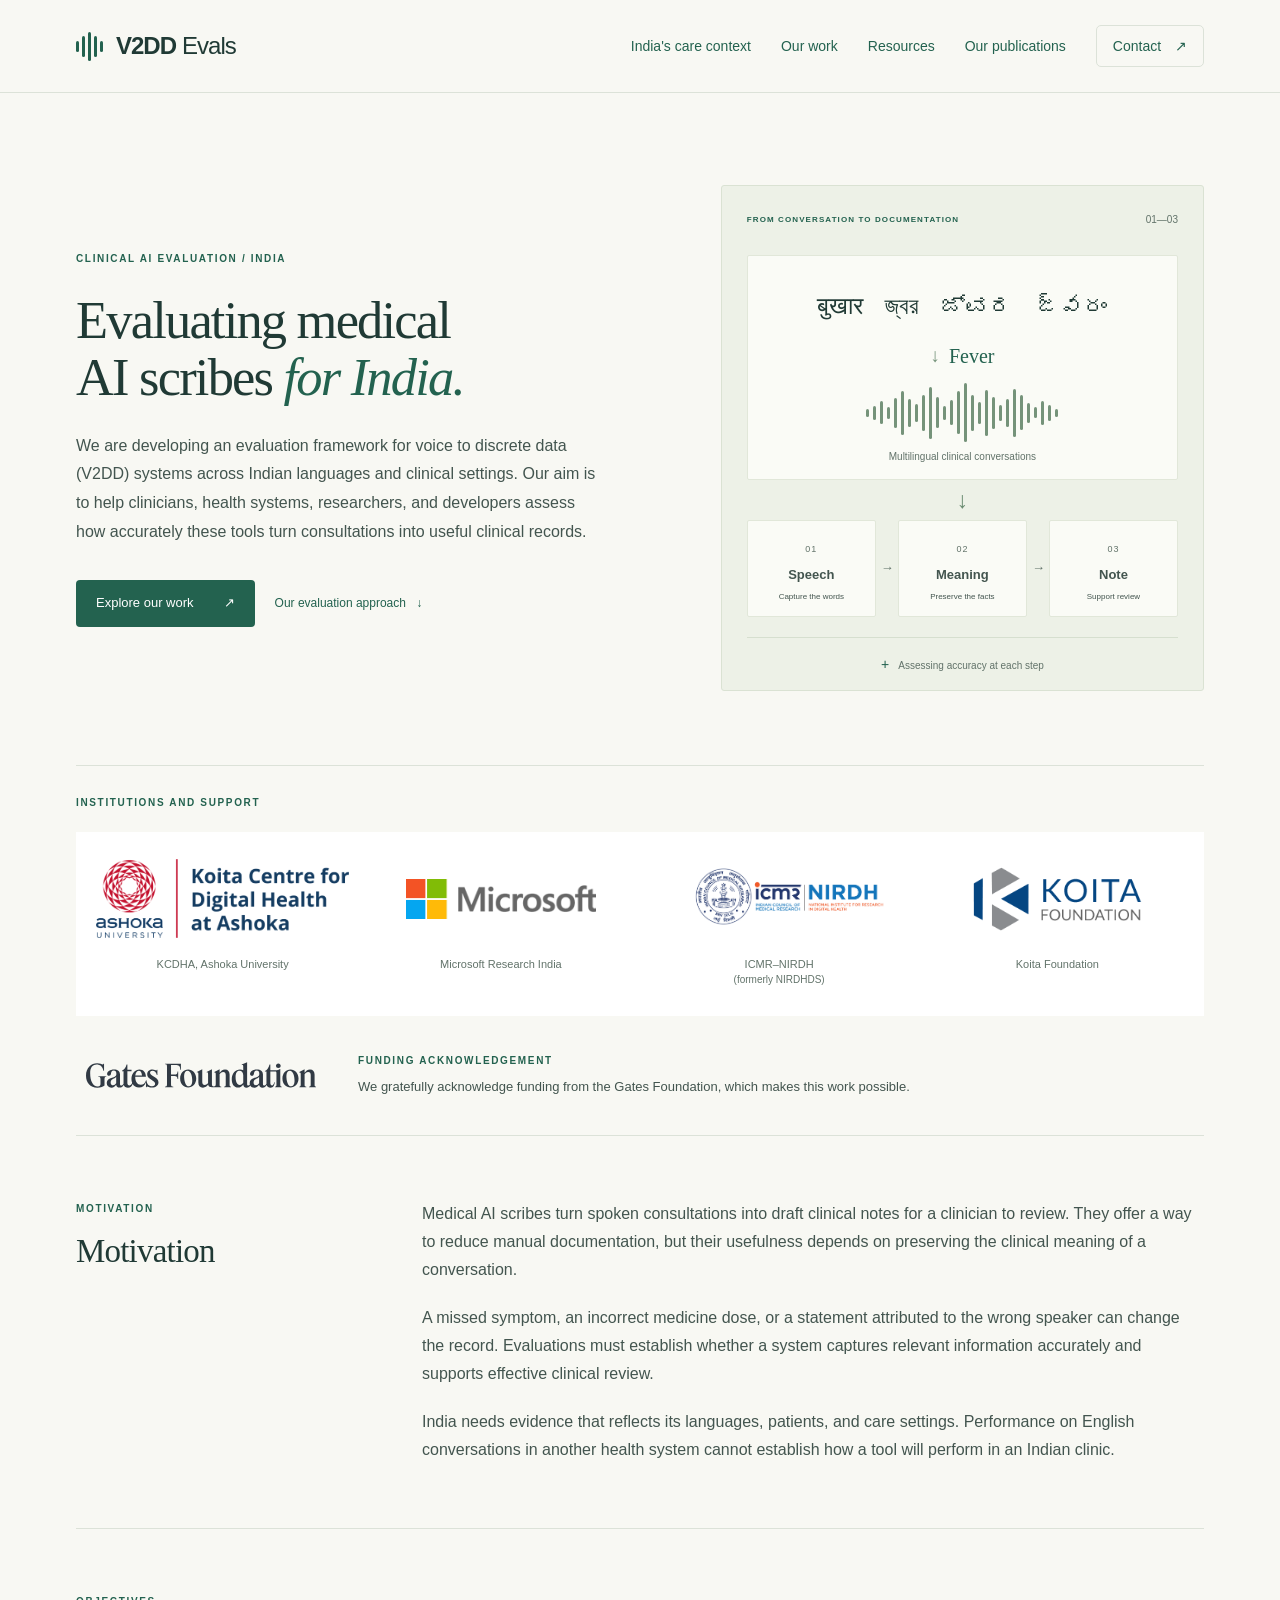
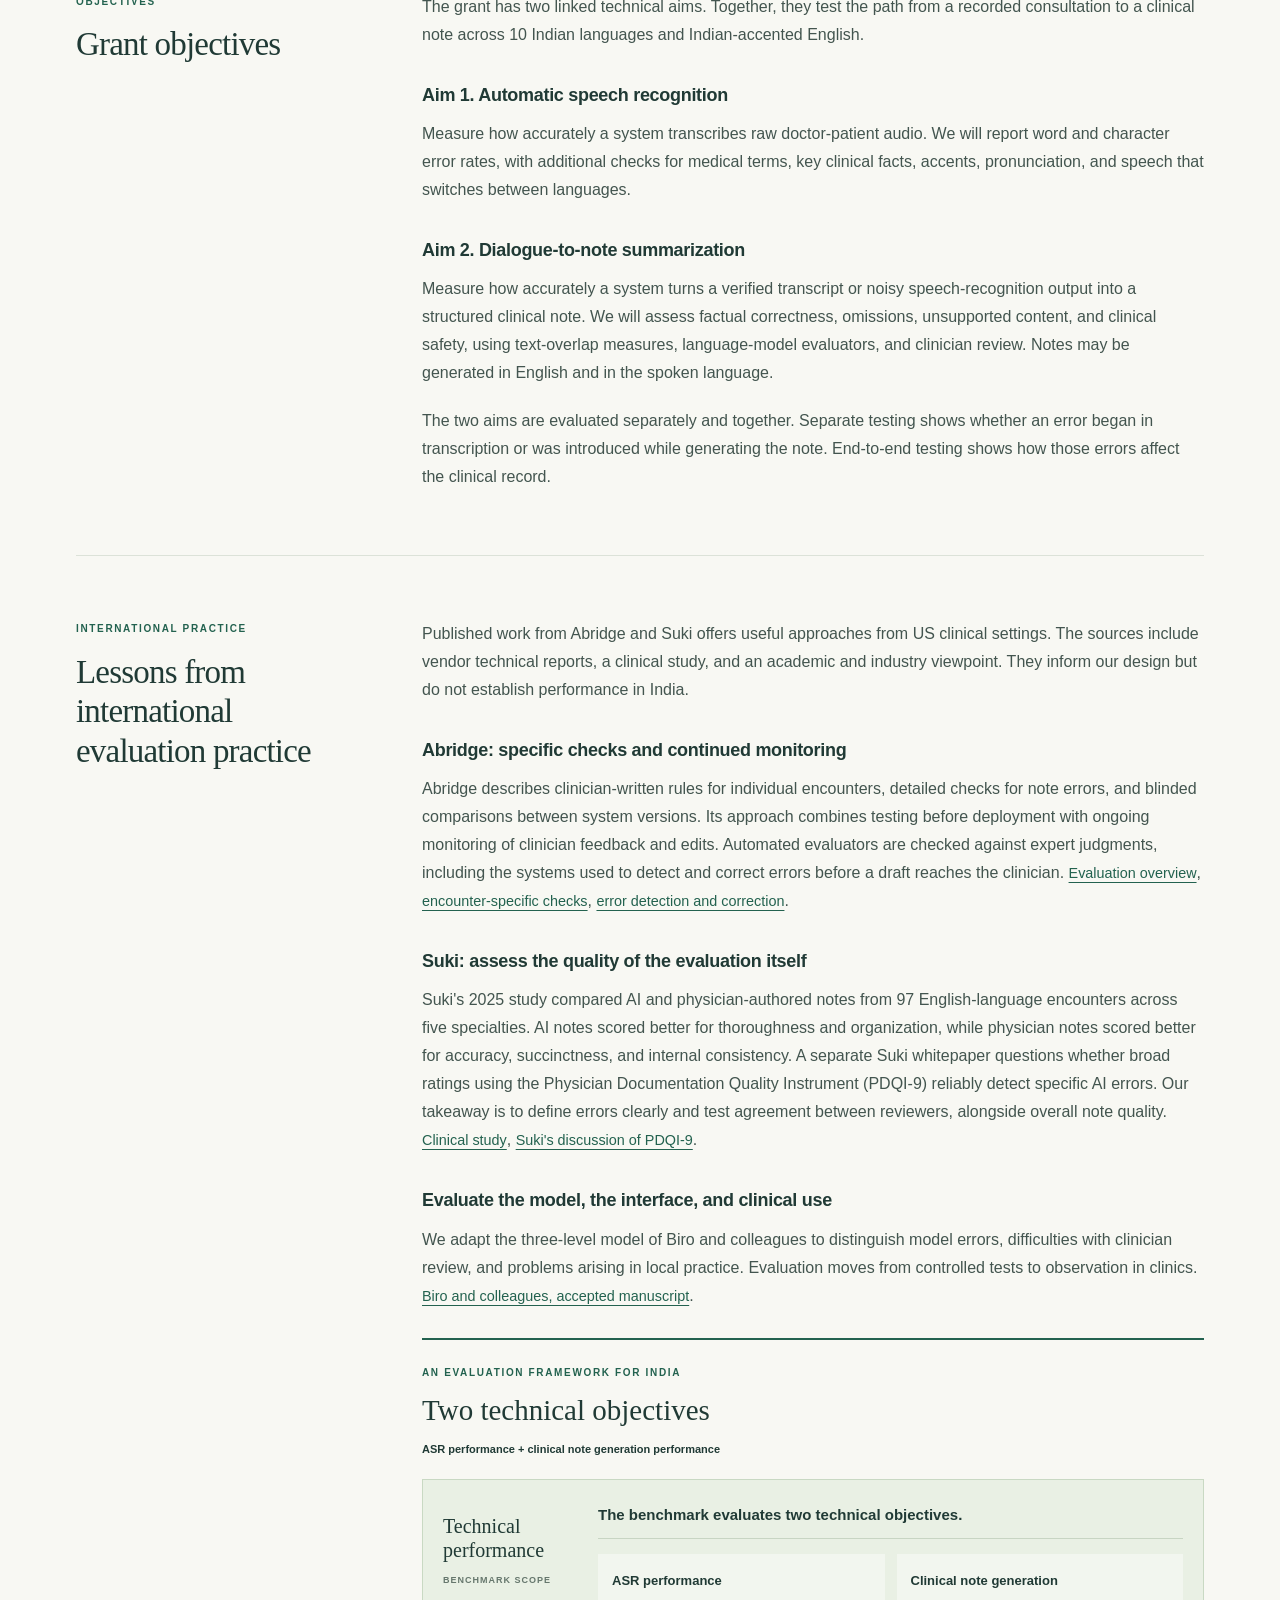
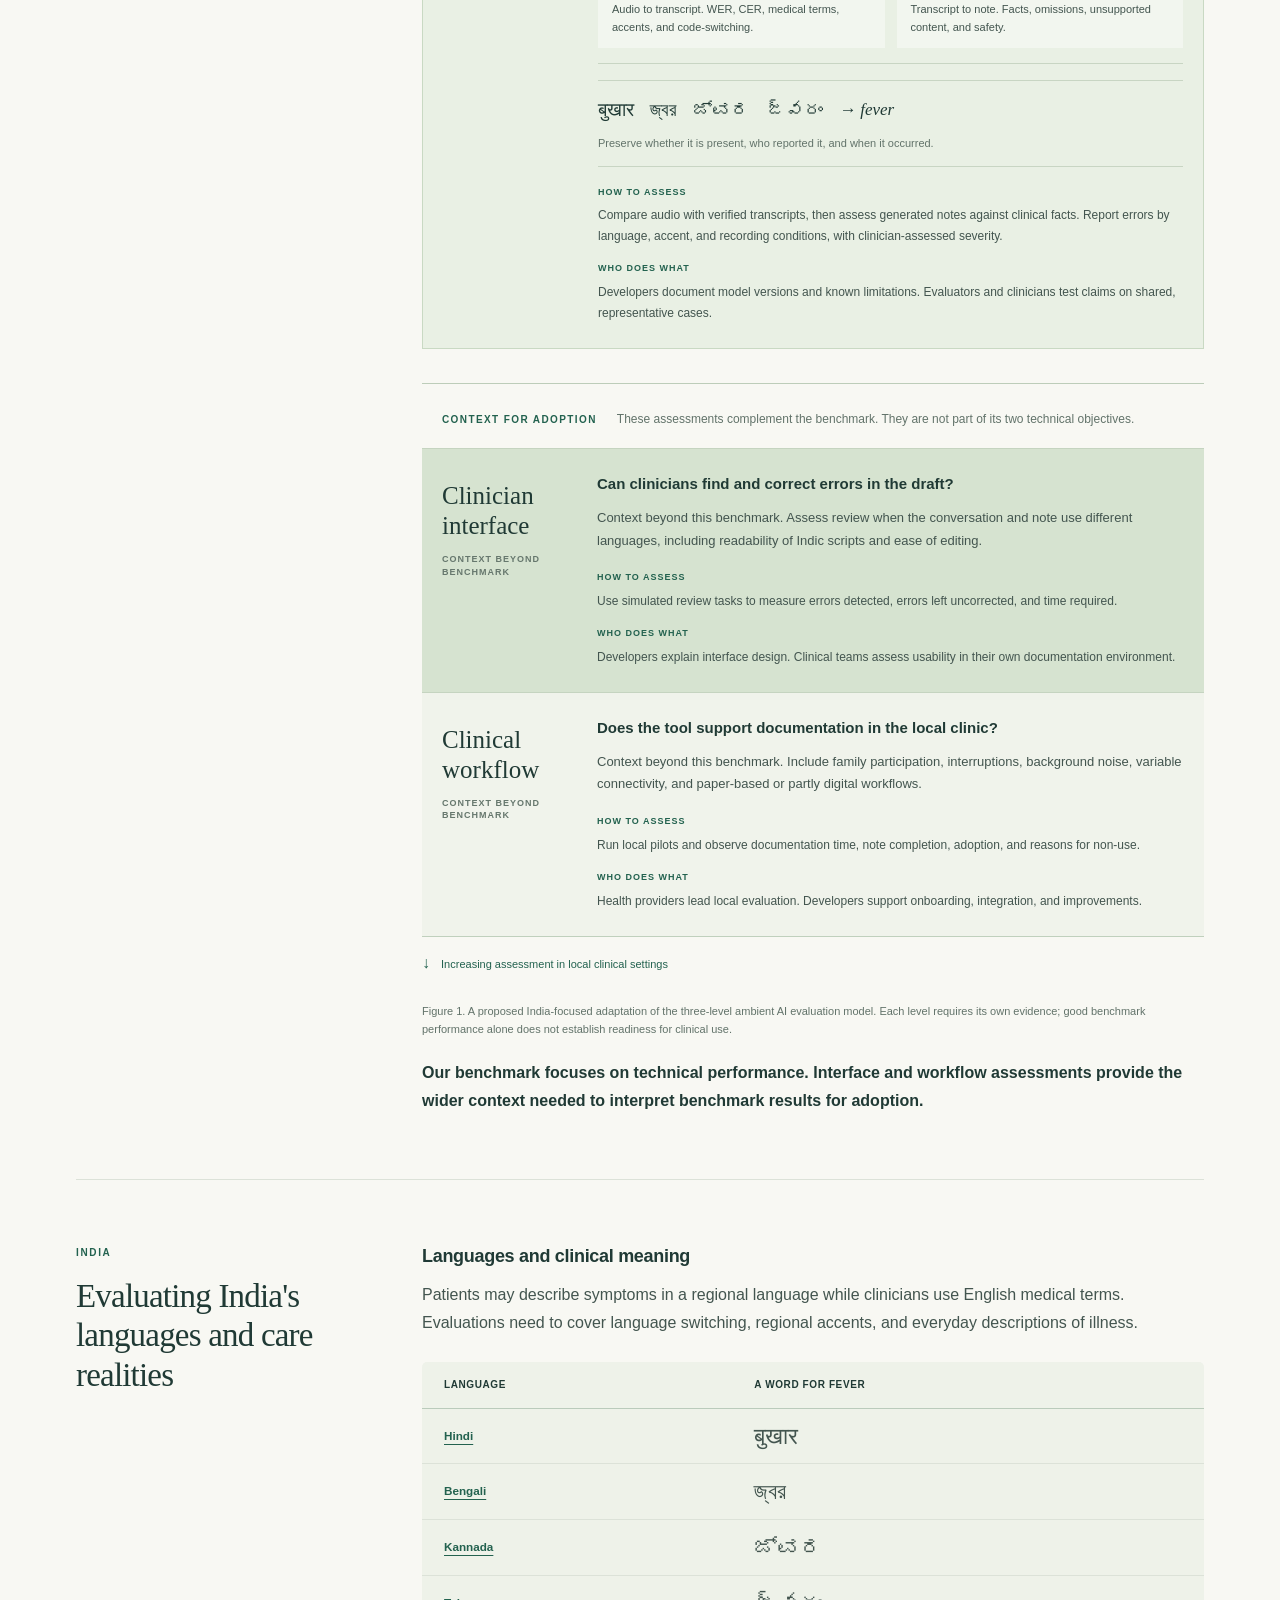
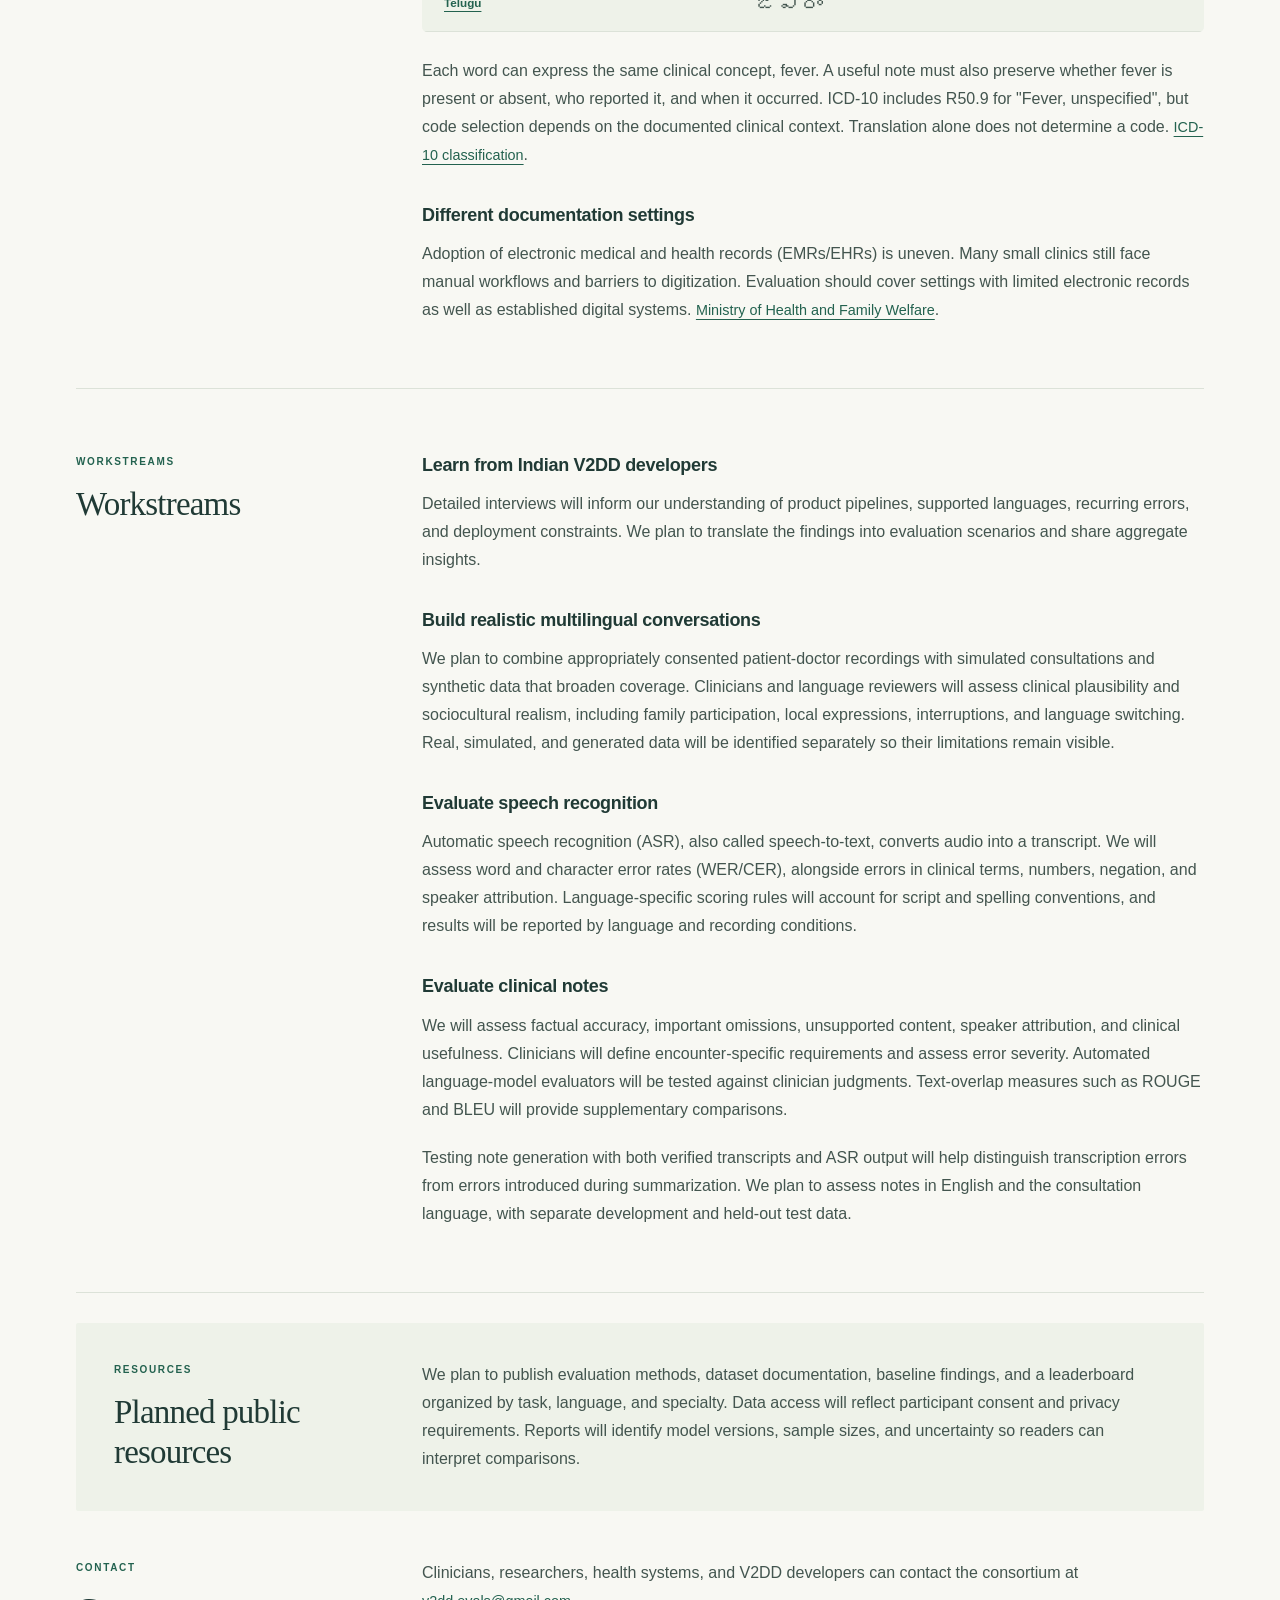
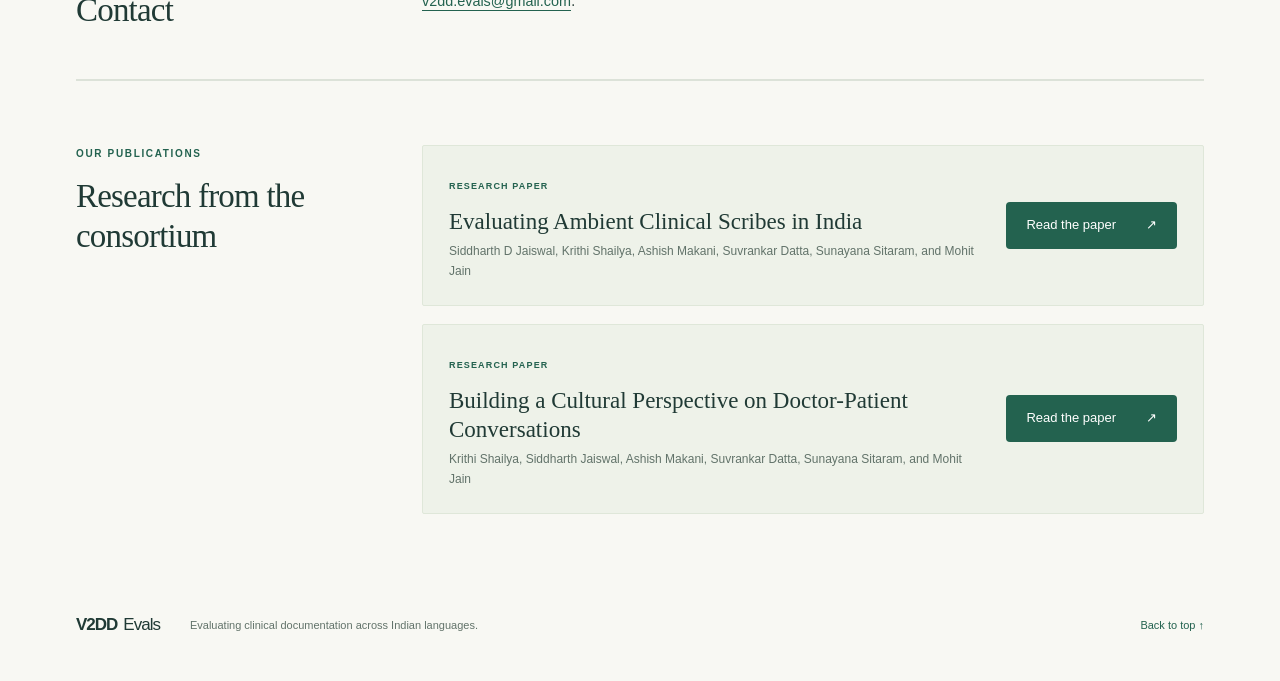
<file: index.html>
<!doctype html>
<html lang="en">
<head>
<meta charset="utf-8"><meta name="viewport" content="width=device-width, initial-scale=1">
<meta name="description" content="An evaluation framework for medical AI scribes across Indian languages and clinical settings. A KCDHA and Microsoft Research consortium.">
<meta name="theme-color" content="#f8f8f3">
<title>V2DD Evals | Evaluating medical AI scribes for India</title>
<link rel="icon" href="favicon.svg" type="image/svg+xml">
<link rel="stylesheet" href="styles.css">
</head>
<body>
<a class="skip-link" href="#main">Skip to content</a>
<header class="site-header"><div class="header-inner"><a class="brand" href="#" aria-label="V2DD Evals home"><span class="brand-icon" aria-hidden="true"><i></i><i></i><i></i><i></i><i></i></span>V2DD <span>Evals</span></a><nav aria-label="Main navigation"><a href="#india">India's care context</a><a href="#workstreams">Our work</a><a href="#resources">Resources</a><a href="#publications">Our publications</a><a class="nav-contact" href="#contact">Contact <span aria-hidden="true">↗</span></a></nav></div></header>
<main id="main">
<section class="hero" aria-labelledby="hero-title"><div class="hero-copy"><span class="eyebrow"><span class="status-dot"></span> Clinical AI evaluation / India</span><h1 id="hero-title">Evaluating medical<br class="desktop-break"> AI scribes <em>for India.</em></h1><p class="hero-description">We are developing an evaluation framework for voice to discrete data (V2DD) systems across Indian languages and clinical settings. Our aim is to help clinicians, health systems, researchers, and developers assess how accurately these tools turn consultations into useful clinical records.</p><a class="button" href="#workstreams">Explore our work <span aria-hidden="true">↗</span></a><a class="text-button" href="#practice">Our evaluation approach <span aria-hidden="true">↓</span></a></div>
<div class="hero-visual" aria-label="Evaluation follows the path from multilingual conversations to transcripts and clinical notes"><div class="visual-topline"><span class="eyebrow">From conversation to documentation</span><span aria-hidden="true">01—03</span></div><div class="conversation"><div class="language-words"><span lang="hi">बुखार</span><span lang="bn">জ্বর</span><span lang="kn">ಜ್ವರ</span><span lang="te">జ్వరం</span></div><div class="fever-mapping"><span aria-hidden="true">↓</span> Fever</div><div class="wave" aria-hidden="true"><i style="--height:8px"></i><i style="--height:14px"></i><i style="--height:23px"></i><i style="--height:12px"></i><i style="--height:30px"></i><i style="--height:44px"></i><i style="--height:28px"></i><i style="--height:18px"></i><i style="--height:36px"></i><i style="--height:52px"></i><i style="--height:31px"></i><i style="--height:14px"></i><i style="--height:25px"></i><i style="--height:43px"></i><i style="--height:59px"></i><i style="--height:36px"></i><i style="--height:22px"></i><i style="--height:46px"></i><i style="--height:32px"></i><i style="--height:16px"></i><i style="--height:28px"></i><i style="--height:48px"></i><i style="--height:35px"></i><i style="--height:20px"></i><i style="--height:11px"></i><i style="--height:24px"></i><i style="--height:16px"></i><i style="--height:8px"></i></div><p>Multilingual clinical conversations</p></div><div class="flow-line" aria-hidden="true">↓</div><div class="pipeline"><div><span class="step-number">01</span><h3>Speech</h3><p>Capture the words</p></div><span class="pipeline-arrow" aria-hidden="true">→</span><div><span class="step-number">02</span><h3>Meaning</h3><p>Preserve the facts</p></div><span class="pipeline-arrow" aria-hidden="true">→</span><div><span class="step-number">03</span><h3>Note</h3><p>Support review</p></div></div><div class="visual-foot"><span class="small-cross" aria-hidden="true">+</span> Assessing accuracy at each step</div></div></section>
<section class="institution-section" aria-label="Institutions and funding"><span class="eyebrow">Institutions and support</span><div class="institution-logos">
<a class="institution" href="https://kcdha.ashoka.edu.in/"><img src="assets/kcdha.svg" width="260" height="81" alt="Koita Centre for Digital Health at Ashoka"><span>KCDHA, Ashoka University</span></a>
<a class="institution" href="https://www.microsoft.com/en-us/research/lab/microsoft-research-india/overview/"><img class="microsoft-logo" src="assets/microsoft.png" width="216" height="46" alt="Microsoft"><span>Microsoft Research India</span></a>
<a class="institution" href="https://nidhr.icmr.org.in/aboutus.php"><img class="icmr-logo" src="assets/icmr-nirdh.png" width="260" height="85" alt="ICMR National Institute for Research in Digital Health"><span>ICMR–NIRDH <small>(formerly NIRDHDS)</small></span></a>
<a class="institution" href="https://www.koitafoundation.org/"><img class="koita-logo" src="assets/koita-foundation.png" width="230" height="100" alt="Koita Foundation"><span>Koita Foundation</span></a>
</div><div class="funding-acknowledgement"><a href="https://www.gatesfoundation.org/"><img src="assets/gates-foundation.svg" width="230" height="58" alt="Gates Foundation"></a><div><span class="eyebrow">Funding acknowledgement</span><p>We gratefully acknowledge funding from the Gates Foundation, which makes this work possible.</p></div></div></section>
<div class="page-content"><section class="content-section" id="motivation" aria-labelledby="motivation-heading"><div class="section-heading"><span class="eyebrow">Motivation</span><h2 id="motivation-heading">Motivation</h2></div><div class="section-body"><p>Medical AI scribes turn spoken consultations into draft clinical notes for a clinician to review. They offer a way to reduce manual documentation, but their usefulness depends on preserving the clinical meaning of a conversation.</p>
<p>A missed symptom, an incorrect medicine dose, or a statement attributed to the wrong speaker can change the record. Evaluations must establish whether a system captures relevant information accurately and supports effective clinical review.</p>
<p>India needs evidence that reflects its languages, patients, and care settings. Performance on English conversations in another health system cannot establish how a tool will perform in an Indian clinic.</p></div></section>
<section class="content-section" id="objectives" aria-labelledby="objectives-heading"><div class="section-heading"><span class="eyebrow">Objectives</span><h2 id="objectives-heading">Grant objectives</h2></div><div class="section-body"><p>The grant has two linked technical aims. Together, they test the path from a recorded consultation to a clinical note across 10 Indian languages and Indian-accented English.</p>
<h3>Aim 1. Automatic speech recognition</h3>
<p>Measure how accurately a system transcribes raw doctor-patient audio. We will report word and character error rates, with additional checks for medical terms, key clinical facts, accents, pronunciation, and speech that switches between languages.</p>
<h3>Aim 2. Dialogue-to-note summarization</h3>
<p>Measure how accurately a system turns a verified transcript or noisy speech-recognition output into a structured clinical note. We will assess factual correctness, omissions, unsupported content, and clinical safety, using text-overlap measures, language-model evaluators, and clinician review. Notes may be generated in English and in the spoken language.</p>
<p>The two aims are evaluated separately and together. Separate testing shows whether an error began in transcription or was introduced while generating the note. End-to-end testing shows how those errors affect the clinical record.</p></div></section>
<section class="content-section" id="practice" aria-labelledby="practice-heading"><div class="section-heading"><span class="eyebrow">International practice</span><h2 id="practice-heading">Lessons from international evaluation practice</h2></div><div class="section-body"><p>Published work from Abridge and Suki offers useful approaches from US clinical settings. The sources include vendor technical reports, a clinical study, and an academic and industry viewpoint. They inform our design but do not establish performance in India.</p>
<h3>Abridge: specific checks and continued monitoring</h3>
<p>Abridge describes clinician-written rules for individual encounters, detailed checks for note errors, and blinded comparisons between system versions. Its approach combines testing before deployment with ongoing monitoring of clinician feedback and edits. Automated evaluators are checked against expert judgments, including the systems used to detect and correct errors before a draft reaches the clinician. <a href="https://tech.abridge.com/blog/ai-evaluation-at-abridge">Evaluation overview</a>, <a href="https://tech.abridge.com/blog/offline-evaluations-to-improve-our-systems">encounter-specific checks</a>, <a href="https://tech.abridge.com/blog/real-time-error-detection-and-correction">error detection and correction</a>.</p>
<h3>Suki: assess the quality of the evaluation itself</h3>
<p>Suki's 2025 study compared AI and physician-authored notes from 97 English-language encounters across five specialties. AI notes scored better for thoroughness and organization, while physician notes scored better for accuracy, succinctness, and internal consistency. A separate Suki whitepaper questions whether broad ratings using the Physician Documentation Quality Instrument (PDQI-9) reliably detect specific AI errors. Our takeaway is to define errors clearly and test agreement between reviewers, alongside overall note quality. <a href="https://www.frontiersin.org/journals/artificial-intelligence/articles/10.3389/frai.2025.1691499/full">Clinical study</a>, <a href="https://www.suki.ai/blog/the-broken-ruler-why-the-healthcare-industry-is-measuring-ai-notes-the-wrong-way-and-what-they-should-be-doing-instead/">Suki's discussion of PDQI-9</a>.</p>
<h3>Evaluate the model, the interface, and clinical use</h3>
<p>We adapt the three-level model of Biro and colleagues to distinguish model errors, difficulties with clinician review, and problems arising in local practice. Evaluation moves from controlled tests to observation in clinics. <a href="https://preprints.jmir.org/preprint/91098/accepted">Biro and colleagues, accepted manuscript</a>.</p>
<figure class="evaluation-figure" aria-labelledby="framework-title"><div class="figure-intro"><span class="eyebrow">An evaluation framework for India</span><h4 id="framework-title">Two technical objectives</h4><p><strong>ASR performance + clinical note generation performance</strong></p></div><div class="evaluation-level benchmark-level"><div class="level-title"><h4>Technical performance</h4><small class="scope-badge">Benchmark scope</small></div><div class="level-detail"><p class="level-question">The benchmark evaluates two technical objectives.</p><div class="technical-components"><div><strong>ASR performance</strong><p>Audio to transcript. WER, CER, medical terms, accents, and code-switching.</p></div><div><strong>Clinical note generation</strong><p>Transcript to note. Facts, omissions, unsupported content, and safety.</p></div></div><div class="meaning-example"><div class="example-words"><span lang="hi">बुखार</span><span lang="bn">জ্বর</span><span lang="kn">ಜ್ವರ</span><span lang="te">జ్వరం</span><span class="concept">→ fever</span></div><p>Preserve whether it is present, who reported it, and when it occurred.</p></div><dl class="figure-method"><dt>How to assess</dt><dd>Compare audio with verified transcripts, then assess generated notes against clinical facts. Report errors by language, accent, and recording conditions, with clinician-assessed severity.</dd><dt>Who does what</dt><dd>Developers document model versions and known limitations. Evaluators and clinicians test claims on shared, representative cases.</dd></dl></div></div><div class="context-divider"><span>Context for adoption</span><p>These assessments complement the benchmark. They are not part of its two technical objectives.</p></div><div class="evaluation-level context-level"><div class="level-title"><h4>Clinician interface</h4><small class="scope-badge">Context beyond benchmark</small></div><div class="level-detail"><p class="level-question">Can clinicians find and correct errors in the draft?</p><p class="level-priorities">Context beyond this benchmark. Assess review when the conversation and note use different languages, including readability of Indic scripts and ease of editing.</p><dl class="figure-method"><dt>How to assess</dt><dd>Use simulated review tasks to measure errors detected, errors left uncorrected, and time required.</dd><dt>Who does what</dt><dd>Developers explain interface design. Clinical teams assess usability in their own documentation environment.</dd></dl></div></div><div class="evaluation-level context-level"><div class="level-title"><h4>Clinical workflow</h4><small class="scope-badge">Context beyond benchmark</small></div><div class="level-detail"><p class="level-question">Does the tool support documentation in the local clinic?</p><p class="level-priorities">Context beyond this benchmark. Include family participation, interruptions, background noise, variable connectivity, and paper-based or partly digital workflows.</p><dl class="figure-method"><dt>How to assess</dt><dd>Run local pilots and observe documentation time, note completion, adoption, and reasons for non-use.</dd><dt>Who does what</dt><dd>Health providers lead local evaluation. Developers support onboarding, integration, and improvements.</dd></dl></div></div><div class="evaluation-direction"><span aria-hidden="true">↓</span> Increasing assessment in local clinical settings</div></figure>
<p class="figure-caption">Figure 1. A proposed India-focused adaptation of the three-level ambient AI evaluation model. Each level requires its own evidence; good benchmark performance alone does not establish readiness for clinical use.</p>
<p><strong>Our benchmark focuses on technical performance. Interface and workflow assessments provide the wider context needed to interpret benchmark results for adoption.</strong></p></div></section>
<section class="content-section" id="india" aria-labelledby="india-heading"><div class="section-heading"><span class="eyebrow">India</span><h2 id="india-heading">Evaluating India's languages and care realities</h2></div><div class="section-body"><h3>Languages and clinical meaning</h3>
<p>Patients may describe symptoms in a regional language while clinicians use English medical terms. Evaluations need to cover language switching, regional accents, and everyday descriptions of illness.</p>
<div class="table-wrap"><table class="language-table"><thead><tr><th scope="col">Language</th><th scope="col">A word for fever</th></tr></thead><tbody>
<tr><th scope="row"><a href="https://samagra.kite.kerala.gov.in/files/samagra-resource/uploads2/tbookscmq/mal/10/11/Hindi_1744351435111_349086192.pdf">Hindi</a></th><td lang="hi">बुखार</td></tr>
<tr><th scope="row"><a href="https://www.unicef.org/lebanon/media/12536/file/International%20Medical%20Corps%20Lice%20Flyer%20Bengali.pdf">Bengali</a></th><td lang="bn">জ্বর</td></tr>
<tr><th scope="row"><a href="https://samagra.kite.kerala.gov.in/files/samagra-resource/uploads2/tbookscmq/mal/10/11/Hindi_1744351435111_349086192.pdf">Kannada</a></th><td lang="kn">ಜ್ವರ</td></tr>
<tr><th scope="row"><a href="https://www.cgg.gov.in/wp-content/uploads/2017/07/Survey-of-Child-Labour-in-slums-of-Hyderabad.pdf">Telugu</a></th><td lang="te">జ్వరం</td></tr>
</tbody></table></div>
<p>Each word can express the same clinical concept, fever. A useful note must also preserve whether fever is present or absent, who reported it, and when it occurred. ICD-10 includes R50.9 for "Fever, unspecified", but code selection depends on the documented clinical context. Translation alone does not determine a code. <a href="https://classbrowser.nhs.uk/ICD-10-5TH-Edition/vol1/block-r50-r69.htm">ICD-10 classification</a>.</p>
<h3>Different documentation settings</h3>
<p>Adoption of electronic medical and health records (EMRs/EHRs) is uneven. Many small clinics still face manual workflows and barriers to digitization. Evaluation should cover settings with limited electronic records as well as established digital systems. <a href="https://www.pib.gov.in/PressReleasePage.aspx?PRID=2278996&amp;lang=1&amp;reg=6">Ministry of Health and Family Welfare</a>.</p></div></section>
<section class="content-section" id="workstreams" aria-labelledby="workstreams-heading"><div class="section-heading"><span class="eyebrow">Workstreams</span><h2 id="workstreams-heading">Workstreams</h2></div><div class="section-body"><h3>Learn from Indian V2DD developers</h3>
<p>Detailed interviews will inform our understanding of product pipelines, supported languages, recurring errors, and deployment constraints. We plan to translate the findings into evaluation scenarios and share aggregate insights.</p>
<h3>Build realistic multilingual conversations</h3>
<p>We plan to combine appropriately consented patient-doctor recordings with simulated consultations and synthetic data that broaden coverage. Clinicians and language reviewers will assess clinical plausibility and sociocultural realism, including family participation, local expressions, interruptions, and language switching. Real, simulated, and generated data will be identified separately so their limitations remain visible.</p>
<h3>Evaluate speech recognition</h3>
<p>Automatic speech recognition (ASR), also called speech-to-text, converts audio into a transcript. We will assess word and character error rates (WER/CER), alongside errors in clinical terms, numbers, negation, and speaker attribution. Language-specific scoring rules will account for script and spelling conventions, and results will be reported by language and recording conditions.</p>
<h3>Evaluate clinical notes</h3>
<p>We will assess factual accuracy, important omissions, unsupported content, speaker attribution, and clinical usefulness. Clinicians will define encounter-specific requirements and assess error severity. Automated language-model evaluators will be tested against clinician judgments. Text-overlap measures such as ROUGE and BLEU will provide supplementary comparisons.</p>
<p>Testing note generation with both verified transcripts and ASR output will help distinguish transcription errors from errors introduced during summarization. We plan to assess notes in English and the consultation language, with separate development and held-out test data.</p></div></section>
<section class="content-section" id="resources" aria-labelledby="resources-heading"><div class="section-heading"><span class="eyebrow">Resources</span><h2 id="resources-heading">Planned public resources</h2></div><div class="section-body"><p>We plan to publish evaluation methods, dataset documentation, baseline findings, and a leaderboard organized by task, language, and specialty. Data access will reflect participant consent and privacy requirements. Reports will identify model versions, sample sizes, and uncertainty so readers can interpret comparisons.</p></div></section>
<section class="content-section" id="contact" aria-labelledby="contact-heading"><div class="section-heading"><span class="eyebrow">Contact</span><h2 id="contact-heading">Contact</h2></div><div class="section-body"><p>Clinicians, researchers, health systems, and V2DD developers can contact the consortium at <a href="mailto:v2dd.evals@gmail.com">v2dd.evals@gmail.com</a>.</p></div></section></div>
<section class="publications-section" id="publications" aria-labelledby="publications-heading"><div><span class="eyebrow">Our publications</span><h2 id="publications-heading">Research from the consortium</h2></div><div class="publication-list"><div class="publication-card"><div><span class="publication-type">Research paper</span><h3>Evaluating Ambient Clinical Scribes in India</h3><p>Siddharth D Jaiswal, Krithi Shailya, Ashish Makani, Suvrankar Datta, Sunayana Sitaram, and Mohit Jain</p></div><a class="button" href="publications/ambient-scribes-india.pdf">Read the paper <span aria-hidden="true">↗</span></a></div><div class="publication-card"><div><span class="publication-type">Research paper</span><h3>Building a Cultural Perspective on Doctor-Patient Conversations</h3><p>Krithi Shailya, Siddharth Jaiswal, Ashish Makani, Suvrankar Datta, Sunayana Sitaram, and Mohit Jain</p></div><a class="button" href="publications/cultural-perspective-doctor-patient.pdf">Read the paper <span aria-hidden="true">↗</span></a></div></div></section>
</main><footer><a class="brand" href="#">V2DD <span>Evals</span></a><p>Evaluating clinical documentation across Indian languages.</p><a href="#main">Back to top <span aria-hidden="true">↑</span></a></footer>
</body></html>
</file>
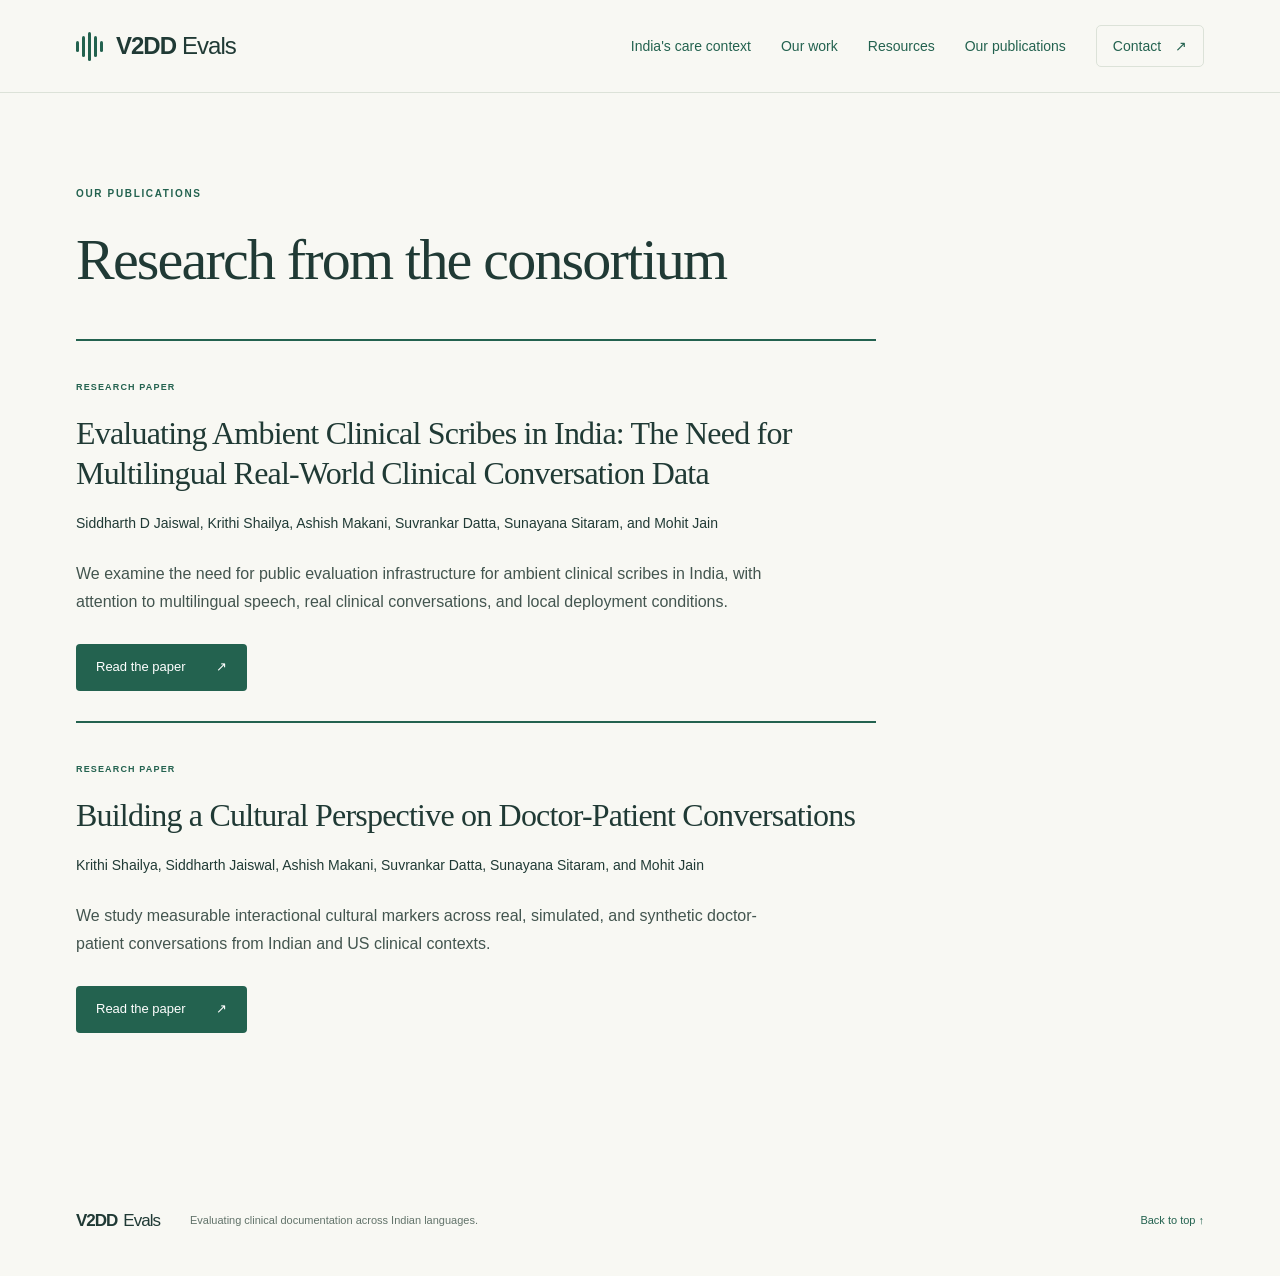
<file: publications/index.html>
<!doctype html>
<html lang="en">
<head>
<meta charset="utf-8"><meta name="viewport" content="width=device-width, initial-scale=1">
<meta name="description" content="Publications from the V2DD Evals consortium.">
<title>Our publications | V2DD Evals</title>
<link rel="icon" href="../favicon.svg" type="image/svg+xml">
<link rel="stylesheet" href="../styles.css">
</head>
<body>
<a class="skip-link" href="#main">Skip to content</a>
<header class="site-header"><div class="header-inner"><a class="brand" href="../" aria-label="V2DD Evals home"><span class="brand-icon" aria-hidden="true"><i></i><i></i><i></i><i></i><i></i></span>V2DD <span>Evals</span></a><nav aria-label="Main navigation"><a href="../#india">India's care context</a><a href="../#workstreams">Our work</a><a href="../#resources">Resources</a><a href="./">Our publications</a><a class="nav-contact" href="../#contact">Contact <span aria-hidden="true">↗</span></a></nav></div></header>
<main id="main"><section class="publication-page"><span class="eyebrow">Our publications</span><h1>Research from the consortium</h1><article class="publication-page-card"><span class="publication-type">Research paper</span><h2>Evaluating Ambient Clinical Scribes in India: The Need for Multilingual Real-World Clinical Conversation Data</h2><p class="publication-authors">Siddharth D Jaiswal, Krithi Shailya, Ashish Makani, Suvrankar Datta, Sunayana Sitaram, and Mohit Jain</p><p>We examine the need for public evaluation infrastructure for ambient clinical scribes in India, with attention to multilingual speech, real clinical conversations, and local deployment conditions.</p><a class="button" href="ambient-scribes-india.pdf">Read the paper <span aria-hidden="true">↗</span></a></article><article class="publication-page-card"><span class="publication-type">Research paper</span><h2>Building a Cultural Perspective on Doctor-Patient Conversations</h2><p class="publication-authors">Krithi Shailya, Siddharth Jaiswal, Ashish Makani, Suvrankar Datta, Sunayana Sitaram, and Mohit Jain</p><p>We study measurable interactional cultural markers across real, simulated, and synthetic doctor-patient conversations from Indian and US clinical contexts.</p><a class="button" href="cultural-perspective-doctor-patient.pdf">Read the paper <span aria-hidden="true">↗</span></a></article></section></main>
<footer><a class="brand" href="../">V2DD <span>Evals</span></a><p>Evaluating clinical documentation across Indian languages.</p><a href="#main">Back to top <span aria-hidden="true">↑</span></a></footer>
</body></html>
</file>
<file: styles.css>
:root{--paper:#f8f8f3;--ink:#203a35;--body:#43554f;--green:#23624f;--line:#dce2d8;--soft:#eef2e9;--muted:#62736a}*{box-sizing:border-box}html{scroll-behavior:smooth;scroll-padding-top:100px}body{margin:0;background:var(--paper);color:var(--body);font-family:-apple-system,BlinkMacSystemFont,"Segoe UI",sans-serif;font-size:16px;line-height:1.75;-webkit-font-smoothing:antialiased}a{color:var(--green);text-underline-offset:4px;text-decoration-thickness:1px}a:hover{color:#102e24}a:focus-visible{outline:3px solid #b47437;outline-offset:5px;border-radius:2px}.skip-link{position:absolute;top:-100px;left:20px;padding:10px 20px;background:white;z-index:10}.skip-link:focus{top:10px}.site-header{border-bottom:1px solid var(--line);background:var(--paper)}.header-inner{max-width:1200px;margin:auto;min-height:92px;display:flex;justify-content:space-between;align-items:center;padding:20px 36px;gap:24px}.brand{display:flex;gap:6px;align-items:center;font-size:24px;font-weight:650;letter-spacing:-1px;text-decoration:none;color:var(--ink);white-space:nowrap}.brand>span:not(.brand-icon){font-weight:350}.brand-icon{display:flex;gap:3px;height:30px;align-items:center;margin-right:7px}.brand-icon i{width:3px;background:var(--green);height:11px;border-radius:3px}.brand-icon i:nth-child(2),.brand-icon i:nth-child(4){height:21px}.brand-icon i:nth-child(3){height:29px}nav{display:flex;gap:30px;align-items:center}nav a{text-decoration:none;font-size:14px;padding:8px 0}.nav-contact{border:1px solid var(--line);padding:8px 16px;border-radius:5px}.nav-contact span{margin-left:10px}main,footer{max-width:1200px;margin:auto;padding:0 36px}.hero{padding:92px 0 74px;display:grid;grid-template-columns:1.2fr 1fr;align-items:center;gap:65px}.eyebrow{text-transform:uppercase;font-size:10px;letter-spacing:1.65px;font-weight:650;color:var(--green);display:block}.status-dot{display:inline-block;width:7px;height:7px;border-radius:50%;background:#779979;margin-right:8px}h1,h2{font-family:Georgia,"Times New Roman",serif;font-weight:400;color:var(--ink);letter-spacing:-1.8px}h1{font-size:clamp(40px,4.1vw,58px);line-height:1.09;margin:25px 0}h1 em{font-weight:400;color:var(--green)}.hero-description{font-size:16px;line-height:1.8;margin-bottom:29px;max-width:530px}.button{display:inline-flex;gap:30px;align-items:center;padding:12px 20px;border-radius:4px;background:var(--green);color:white;text-decoration:none;font-size:13px}.button:hover{color:white;background:#164633}.text-button{display:inline-block;text-decoration:none;font-size:12px;margin:17px 0 0 20px}.text-button span{margin-left:7px}.hero-visual{background:#edf1e7;border:1px solid #dae2d3;border-radius:10px;padding:25px 25px 0;transform:rotate(-1deg)}.visual-topline{display:flex;justify-content:space-between;align-items:center;gap:10px}.visual-topline .eyebrow{font-size:8px;letter-spacing:1.1px}.visual-topline>span:last-child{font-size:10px;color:var(--muted)}.conversation{text-align:center;background:#fafbf6;border:1px solid #e1e7d9;border-radius:7px;padding:28px 12px 14px;margin-top:26px}.language-words{display:flex;justify-content:center;align-items:center;gap:22px;color:var(--ink);font-size:24px;min-height:45px}.wave{height:70px;display:flex;gap:4px;justify-content:center;align-items:center;margin:13px 0 0}.wave i{height:var(--height);width:3px;background:#75937a;border-radius:4px}.conversation p{font-size:10px;color:var(--muted);margin:0}.flow-line{text-align:center;color:#6a8b71;font-size:23px;height:40px}.pipeline{display:grid;grid-template-columns:1fr 12px 1fr 12px 1fr;align-items:center;gap:5px;padding-bottom:20px}.pipeline>div{background:#fafbf6;border:1px solid #e1e7d9;border-radius:6px;padding:12px 8px;text-align:center}.step-number{font-size:9px;letter-spacing:1px;color:var(--muted)}.pipeline h3{font-size:13px;margin:3px 0;font-weight:550}.pipeline p{font-size:8px;margin:0;white-space:nowrap}.pipeline-arrow{font-size:13px;color:var(--muted)}.visual-foot{border-top:1px solid #d6dfcf;text-align:center;padding:14px 0;font-size:10px;color:var(--muted)}.small-cross{color:var(--green);margin-right:7px;font-size:14px}.consortium{padding:24px 0;border-top:1px solid var(--line);border-bottom:1px solid var(--line);display:flex;align-items:center;gap:35px}.consortium .eyebrow{white-space:nowrap}.consortium p{margin:0;font-size:13px;color:var(--muted)}.content-section{display:grid;grid-template-columns:270px minmax(0,1fr);gap:76px;padding:64px 0;border-bottom:1px solid var(--line)}h2{font-size:33px;line-height:1.2;letter-spacing:-.8px;margin:15px 0 0}.section-body>p:first-child{margin-top:0}.section-body p{margin:0 0 20px}.section-body p:last-child{margin-bottom:0}.section-body h3{font-weight:600;font-size:18px;line-height:1.4;letter-spacing:-.3px;color:var(--ink);margin:34px 0 12px}.section-body h3:first-child{margin-top:0}.section-body a{font-size:.9em}.section-body ul{padding:0;list-style:none;margin:28px 0 0;display:grid;grid-template-columns:1fr 1fr;gap:24px 32px}.section-body li{border-top:2px solid #c7d6c2;padding-top:15px;font-size:15px}.table-wrap{margin:25px 0;max-width:100%}table{border-collapse:collapse;width:100%;font-size:13px;text-align:left}th{font-weight:550;color:var(--ink)}thead{border-bottom:1px solid #bacbbb}thead th{font-size:10px;text-transform:uppercase;letter-spacing:.6px;padding:10px}td,tbody th{padding:16px 10px;vertical-align:top;border-bottom:1px solid var(--line)}.framework-table tbody th{width:25%}.framework-table td{width:37.5%}.language-table{background:var(--soft);border-radius:5px;overflow:hidden}.language-table td{font-size:23px;line-height:1.5;padding:10px 22px}.language-table th{padding-left:22px}.language-table tbody th{vertical-align:middle}.language-table thead th{padding-top:14px;padding-bottom:14px}#resources{margin-top:30px;border:0;background:var(--soft);padding:38px;border-radius:7px;gap:38px;grid-template-columns:270px minmax(0,1fr)}#contact{padding:48px 0}footer{display:flex;align-items:center;gap:30px;padding-top:27px;padding-bottom:35px}footer .brand{font-size:17px}footer p{font-size:11px;flex:1;color:var(--muted)}footer>a:last-child{font-size:11px;text-decoration:none;white-space:nowrap}@media(min-width:1400px){.hero{padding-top:108px;padding-bottom:90px}}@media(max-width:1000px){.hero{gap:35px;padding-top:65px}.content-section{gap:40px;grid-template-columns:230px minmax(0,1fr)}.language-words{gap:15px;font-size:21px}.text-button{margin-left:0;display:block}.hero-visual{padding:20px 16px 0}.pipeline p{font-size:7px}#resources{grid-template-columns:230px minmax(0,1fr)}}@media(max-width:740px){html{scroll-padding-top:25px}.header-inner{padding:18px 22px;min-height:78px}.brand{font-size:21px}nav{gap:18px}nav a{font-size:12px}nav a:nth-child(3){display:none}.nav-contact{padding:6px 10px}.nav-contact span{display:none}main,footer{padding-left:22px;padding-right:22px}.hero{grid-template-columns:1fr;gap:38px;padding:50px 0 42px}.hero-copy{max-width:570px}h1{font-size:clamp(41px,8vw,57px);max-width:570px}.desktop-break{display:none}.hero-description{font-size:16px}.text-button{display:inline-block;margin-left:18px}.hero-visual{transform:none;max-width:500px;width:100%;justify-self:center;padding:24px 24px 0}.language-words{font-size:25px;gap:27px}.pipeline p{font-size:9px}.visual-topline .eyebrow{font-size:9px}.consortium{display:block;padding:22px 0}.consortium p{margin-top:9px;font-size:12px}.content-section{grid-template-columns:1fr;gap:24px;padding:42px 0}h2{font-size:31px;max-width:440px}.section-body h3{font-size:18px}.section-body ul{gap:22px}.section-body{font-size:15px}.framework-table{font-size:11px}.framework-table td,.framework-table th{padding:13px 7px}#resources{grid-template-columns:1fr;padding:26px 22px;gap:20px}footer{flex-wrap:wrap;gap:12px 20px}footer p{flex-basis:70%;margin:0}footer>a:last-child{margin-left:auto}}@media(max-width:380px){.header-inner{padding-left:16px;padding-right:16px}nav{gap:12px}.nav-contact{border:0;padding-right:0}.brand-icon{display:none}main,footer{padding-left:18px;padding-right:18px}.hero-visual{padding:20px 14px 0}.language-words{gap:20px}.text-button{display:block;margin-left:0}.section-body ul{grid-template-columns:1fr}.framework-table{font-size:10px}h1{font-size:40px}}@media(prefers-reduced-motion:reduce){html{scroll-behavior:auto}}@media print{nav,.hero-visual,.button,.text-button,footer{display:none}.hero,.content-section,#resources{display:block;padding:20px 0}body{background:white;color:black}h1{font-size:32px}.section-heading{margin-bottom:15px}a{color:inherit}.consortium{padding:12px 0}.content-section{break-inside:avoid}}
/* The research figure uses the same reading order at every screen size. */
.evaluation-figure{margin:28px 0}.figure-label{font-size:11px;font-weight:600;color:var(--ink);margin-bottom:12px}.evaluation-level{display:grid;grid-template-columns:145px minmax(0,1fr);gap:20px;padding:23px 20px;border-top:1px solid #c7d5c6;background:#f0f3eb}.evaluation-level:nth-child(3){background:#e4ecdf}.evaluation-level:nth-child(4){background:#d6e3d0}.level-title>span{font-size:11px;color:var(--green)}.level-title h4{font-family:Georgia,serif;color:var(--ink);font-weight:400;font-size:20px;line-height:1.2;margin:8px 0}.level-detail>p{font-size:13px;color:var(--ink);font-weight:600;margin:0 0 8px}.level-detail ul{display:block;list-style:disc;padding-left:16px;margin:0}.level-detail li{border:0;padding:0;font-size:12px;line-height:1.7;margin:3px 0}.assessment{font-size:11px;color:var(--body);margin-top:11px}.evaluation-direction{font-size:11px;color:var(--green);border-top:1px solid #c0d0bd;padding:12px 0}.evaluation-direction span{margin-right:8px;font-size:16px}.evaluation-figure figcaption{font-size:11px;line-height:1.65;color:var(--muted);margin-top:10px}.hero-visual{transform:none;border-radius:3px}.conversation,.pipeline>div{border-radius:2px}.status-dot{display:none}#resources{border-radius:2px}@media(max-width:450px){.evaluation-level{grid-template-columns:1fr;gap:12px;padding:20px}.level-title{display:flex;align-items:baseline;gap:12px}.level-title h4{margin:0;font-size:21px}.level-detail>p{font-size:14px}.level-detail li{font-size:13px}.assessment{font-size:12px}.evaluation-direction{font-size:10px}}
/* Allow diagrams and copy to shrink below their intrinsic grid widths. */
.hero-copy,.hero-visual,.level-detail{min-width:0}.hero-description{overflow-wrap:break-word}@media(max-width:740px){.hero{grid-template-columns:minmax(0,1fr)}.visual-topline>span{min-width:0}.pipeline{grid-template-columns:minmax(0,1fr) 10px minmax(0,1fr) 10px minmax(0,1fr)}.pipeline p{white-space:normal}.language-words{gap:clamp(12px,5vw,27px)}.wave{gap:3px}.wave i{flex-shrink:1}.text-button{max-width:100%}}
.figure-intro{border-top:2px solid var(--green);padding:24px 0 20px}.figure-intro h4{font-family:Georgia,serif;font-size:29px;font-weight:400;line-height:1.2;color:var(--ink);margin:12px 0}.figure-intro>p{font-size:11px;color:var(--muted);margin:0}.evaluation-level{grid-template-columns:133px minmax(0,1fr);gap:22px;padding:24px 20px}.level-detail .level-question{font-size:15px;line-height:1.45;margin:0 0 12px}.level-detail .level-priorities{font-weight:400;font-size:13px;line-height:1.75;color:var(--body);margin:0 0 14px}.figure-method{margin:18px 0 0}.figure-method dt{text-transform:uppercase;font-size:9px;letter-spacing:1px;font-weight:650;color:var(--green);margin-top:14px}.figure-method dd{margin:5px 0 0;font-size:12px;line-height:1.75}.meaning-example{border-top:1px solid #c8d5c3;border-bottom:1px solid #c8d5c3;padding:12px 0;margin:16px 0}.example-words{display:flex;flex-wrap:wrap;gap:9px 16px;align-items:center;color:var(--ink);font-size:19px}.concept{font-family:Georgia,serif;font-style:italic;font-size:17px}.meaning-example p{font-size:11px;font-weight:400;margin:8px 0 0;color:var(--muted)}.section-body .figure-caption{font-size:11px;color:var(--muted);line-height:1.7;margin-top:-15px}@media(max-width:1000px){.evaluation-level{grid-template-columns:1fr;gap:14px}.level-title{display:flex;align-items:baseline;gap:12px}.level-title h4{margin:0}.level-title>span{font-size:11px}}@media(max-width:450px){.figure-intro h4{font-size:26px}.evaluation-level{padding:22px 18px}.level-detail .level-question{font-size:16px}.figure-method dd{font-size:13px}.figure-method dt{font-size:10px}}
.scope-badge{display:block;text-transform:uppercase;letter-spacing:1px;color:var(--green);font:650 9px/1.4 -apple-system,BlinkMacSystemFont,"Segoe UI",sans-serif;margin-top:12px}.evaluation-level:not(:first-of-type) .scope-badge{color:#66776d}.technical-components{display:grid;grid-template-columns:1fr 1fr;gap:12px;border-top:1px solid #c8d5c3;border-bottom:1px solid #c8d5c3;padding:15px 0;margin:12px 0 4px}.technical-components>div{padding:12px 14px;background:rgba(255,255,255,.38)}.technical-components strong{font-size:13px;color:var(--ink)}.technical-components p{font-size:11px;line-height:1.65;margin:6px 0 0;color:var(--body)}.section-body strong{font-weight:700;color:var(--ink)}
.benchmark-level{background:#e9f0e4!important;border:1px solid #c9d9c3}.benchmark-level .level-title{padding-top:2px}.context-divider{display:flex;align-items:baseline;gap:20px;border-top:1px solid #bdcdb9;margin:34px 0 0;padding:25px 20px 18px}.context-divider span{text-transform:uppercase;letter-spacing:1.4px;font-size:10px;font-weight:700;color:var(--green);white-space:nowrap}.context-divider p{font-size:12px;color:var(--muted);margin:0}.context-level{margin-top:0;border-top:1px solid #c5d4c0}.context-level+.context-level{border-top:1px solid #c5d4c0}.context-level .level-title h4{font-size:25px}.evaluation-figure>.context-level:last-of-type{border-bottom:1px solid #c5d4c0}@media(max-width:740px){.context-divider{display:block;padding-left:18px;padding-right:18px}.context-divider p{margin-top:8px}.benchmark-level{border-left:0;border-right:0}.context-level .level-title h4{font-size:23px}}
.institution-section{border-top:1px solid var(--line);border-bottom:1px solid var(--line);padding:28px 0 0}.institution-logos{display:grid;grid-template-columns:repeat(4,minmax(0,1fr));gap:25px;background:#fff;margin-top:20px;padding:26px 20px}.institution{display:flex;flex-direction:column;align-items:center;justify-content:flex-end;gap:16px;text-decoration:none;text-align:center;min-width:0}.institution img{display:block;max-width:100%;width:100%;height:82px;object-fit:contain}.institution img.microsoft-logo{width:190px;object-fit:contain}.institution img.icmr-logo{object-fit:cover;object-position:center 52%}.institution img.koita-logo{width:175px;object-fit:contain}.institution>span{font-size:11px;line-height:1.5;color:var(--muted);min-height:34px}.institution small{display:block;font-size:10px}.funding-acknowledgement{display:grid;grid-template-columns:230px minmax(0,1fr);align-items:center;gap:42px;padding:30px 10px}.funding-acknowledgement img{display:block;width:230px;max-width:100%;height:auto}.funding-acknowledgement p{font-size:13px;margin:7px 0 0;max-width:600px}@media(max-width:740px){.institution-logos{grid-template-columns:repeat(2,minmax(0,1fr));gap:26px 20px;padding:24px 15px}.institution img{height:65px}.institution>span{font-size:10px}.funding-acknowledgement{grid-template-columns:1fr;gap:20px;padding:28px 0}.funding-acknowledgement img{width:200px}.institution img.koita-logo{width:150px}}@media(max-width:380px){.institution-logos{gap:24px 15px;padding:22px 12px}.institution img{height:53px}.institution>span{font-size:9px}}
@media(max-width:450px){.header-inner{flex-wrap:wrap;gap:8px}.header-inner nav{width:100%;justify-content:space-between;gap:12px}.header-inner nav a{font-size:12px}.nav-contact{border:0;padding-left:0;padding-right:0}}
@media(max-width:380px){.header-inner nav a:first-child{display:none}}
.publication-list{display:grid;gap:18px}.publication-page{padding:92px 0 110px;max-width:920px}.publication-page h1{font-size:clamp(40px,5vw,58px);margin:25px 0 48px}.publication-page-card{max-width:800px;border-top:2px solid var(--green);padding:30px 0}.publication-page-card h2{font-size:32px;line-height:1.25;letter-spacing:-.8px;margin:14px 0 18px}.publication-page-card p{max-width:700px}.publication-page-card .publication-authors{font-size:14px;color:var(--ink);margin-bottom:25px}.publication-page-card .button{margin-top:12px}@media(max-width:740px){.publication-page{padding:58px 0 75px}.publication-page h1{margin-bottom:34px}.publication-page-card h2{font-size:27px}}
.fever-mapping{display:flex;justify-content:center;align-items:center;gap:9px;margin:10px 0 2px;font-family:Georgia,serif;font-size:20px;color:var(--green)}.fever-mapping>span{font-family:inherit;font-size:19px;color:#75937a}.conversation .wave{margin-top:4px}
.publications-section{display:grid;grid-template-columns:270px minmax(0,1fr);gap:76px;padding:64px 0;border-top:1px solid var(--line)}.publications-section h2{margin-top:15px}.publication-card{display:flex;align-items:center;justify-content:space-between;gap:30px;padding:24px 26px;background:var(--soft);border:1px solid #dfe7d9;border-radius:2px}.publication-type{text-transform:uppercase;letter-spacing:1.15px;font-size:9px;font-weight:700;color:var(--green)}.publication-card h3{font-family:Georgia,serif;font-size:23px;line-height:1.25;font-weight:400;color:var(--ink);margin:10px 0 6px}.publication-card p{font-size:12px;line-height:1.6;color:var(--muted);margin:0}.publication-card .button{white-space:nowrap;flex-shrink:0}@media(max-width:740px){.publications-section{grid-template-columns:1fr;gap:22px;padding:42px 0}.publication-card{display:block;padding:22px}.publication-card .button{margin-top:20px}}
</file>
